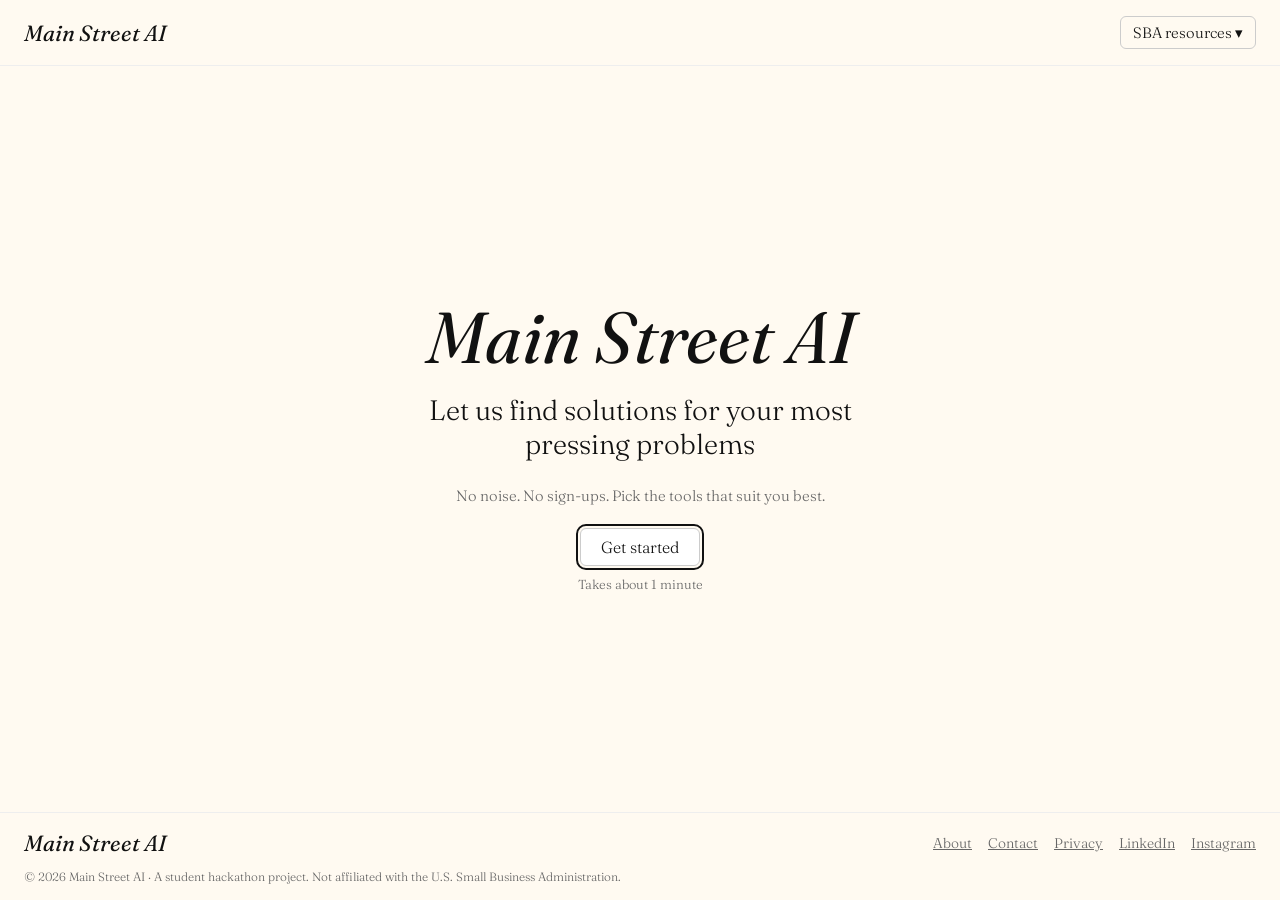
<file: index.html>
<!doctype html>
<html lang="en">
<head>
  <meta charset="utf-8">
  <meta name="viewport" content="width=device-width, initial-scale=1">
  <title>Main Street AI</title>
  <link rel="preconnect" href="https://fonts.googleapis.com">
  <link rel="preconnect" href="https://fonts.gstatic.com" crossorigin>
  <link rel="stylesheet" href="https://fonts.googleapis.com/css2?family=Fraunces:ital,opsz,wght@0,9..144,300;0,9..144,400;1,9..144,400&display=swap">
  <link rel="stylesheet" href="style.css">
</head>
<body>
  <header class="site-header">
    <a class="logo" href="index.html">Main Street AI</a>
    <details class="site-menu" id="siteMenu">
      <summary>SBA resources</summary>
      <nav class="site-menu-panel" aria-label="U.S. Small Business Administration resources">
        <p class="site-menu-note">Free help from the U.S. Small Business Administration (opens sba.gov)</p>
        <ul>
          <li><a href="https://www.sba.gov/local-assistance" target="_blank" rel="noopener">Find local help: mentors and advisors</a></li>
          <li><a href="https://www.sba.gov/local-assistance/resource-partners/small-business-development-centers-sbdc" target="_blank" rel="noopener">Small Business Development Centers</a></li>
          <li><a href="https://www.sba.gov/funding-programs/loans/microloans" target="_blank" rel="noopener">Microloans</a></li>
          <li><a href="https://www.sba.gov/sba-learning-platform" target="_blank" rel="noopener">Free online courses</a></li>
          <li><a href="https://www.sba.gov/business-guide" target="_blank" rel="noopener">Business guide</a></li>
          <li><a href="https://www.sba.gov/" target="_blank" rel="noopener">SBA.gov home</a></li>
        </ul>
      </nav>
    </details>
  </header>
  <main>
    <div class="progress" id="progress"></div>
    <p class="brand" id="brand" hidden>Main Street AI</p>
    <h1 class="question" id="question"></h1>
    <p class="intro-note" id="intro" hidden>No noise. No sign-ups. Pick the tools that suit you best.</p>
    <textarea id="answer" aria-labelledby="question"></textarea>
    <div class="review" id="review" hidden></div>
    <p class="nudge" id="nudge" role="status" hidden>You haven't answered anything yet, so we can't tell which tools fit. Press Find my tools again to continue anyway.</p>
    <div class="buttons">
      <button id="back">Back</button>
      <button id="next">Next</button>
    </div>
    <p class="eta" id="eta" hidden>Takes about 1 minute</p>
  </main>

  <footer class="site-footer">
    <a class="logo" href="index.html">Main Street AI</a>
    <nav class="footer-links" aria-label="Footer">
      <!-- Placeholder links -->
      <a href="#">About</a>
      <a href="#">Contact</a>
      <a href="#">Privacy</a>
      <a href="#">LinkedIn</a>
      <a href="#">Instagram</a>
    </nav>
    <p class="footer-note">© 2026 Main Street AI · A student hackathon project. Not affiliated with the U.S. Small Business Administration.</p>
  </footer>

  <script src="site.js"></script>

  <script src="questions.js"></script>
  <script>
    // Restore saved answers so "Edit" from the results page keeps them.
    let saved = [];
    try { saved = JSON.parse(localStorage.getItem("responses")) || []; } catch {} // unreadable data: start fresh
    const answers = QUESTIONS.map((_, i) => (saved[i] && typeof saved[i].answer === "string" ? saved[i].answer : ""));
    const MAX_CHARS = 1000; // matches the server's limit
    const INTRO = -1; // the welcome screen before question 1
    const REVIEW = QUESTIONS.length; // the step after the last question
    let current = location.hash === "#review" ? REVIEW : INTRO;
    history.replaceState(null, "", location.pathname); // drop #review so a reload starts fresh
    let nudged = false;

    const progressEl = document.getElementById("progress");
    const questionEl = document.getElementById("question");
    const answerEl = document.getElementById("answer");
    const reviewEl = document.getElementById("review");
    const nudgeEl = document.getElementById("nudge");
    const introEl = document.getElementById("intro");
    const buttonsEl = document.querySelector(".buttons");
    const backBtn = document.getElementById("back");
    const nextBtn = document.getElementById("next");

    function persist() {
      const responses = QUESTIONS.map((q, i) => ({ question: q.text, answer: answers[i] }));
      localStorage.setItem("responses", JSON.stringify(responses));
    }

    function renderReview() {
      reviewEl.innerHTML = "";
      QUESTIONS.forEach((q, i) => {
        const label = document.createElement("label");
        label.textContent = q.text;
        const field = document.createElement("textarea");
        field.rows = 1;
        field.value = answers[i];
        field.placeholder = q.example;
        field.maxLength = MAX_CHARS;
        field.addEventListener("input", () => {
          answers[i] = field.value;
          persist();
          fit(field);
        });
        label.append(field);
        reviewEl.append(label);
        fit(field); // measure once it's on the page
      });
    }

    // Grow the answer line to fit its text, so there's no fixed box or scrollbar.
    function fit(field) {
      field.style.height = "auto";
      field.style.height = field.scrollHeight + "px";
    }

    function render() {
      const onIntro = current === INTRO;
      const onReview = current === REVIEW;
      // Shows "1/3"; screen readers hear "Question 1 of 3".
      const shown = Object.assign(document.createElement("span"), { textContent: `${current + 1}/${QUESTIONS.length}` });
      shown.setAttribute("aria-hidden", "true");
      const spoken = Object.assign(document.createElement("span"), { className: "sr-only", textContent: `Question ${current + 1} of ${QUESTIONS.length}` });
      if (onReview || onIntro) progressEl.replaceChildren();
      else progressEl.replaceChildren(shown, spoken);
      questionEl.textContent = onIntro
        ? "Let us find solutions for your most pressing problems"
        : onReview ? "Does this look right?" : QUESTIONS[current].text;
      introEl.hidden = !onIntro;
      document.getElementById("brand").hidden = !onIntro;
      document.getElementById("eta").hidden = !onIntro;
      answerEl.hidden = onReview || onIntro;
      reviewEl.hidden = !onReview;
      nudgeEl.hidden = true;
      nudged = false;
      backBtn.hidden = onIntro;
      buttonsEl.classList.toggle("centered", onIntro);
      nextBtn.textContent = onIntro ? "Get started" : onReview ? "Find my tools" : "Next";
      if (onIntro) {
        nextBtn.focus();
      } else if (onReview) {
        renderReview();
        reviewEl.querySelector("textarea").focus(); // keep keyboard and screen-reader users in place
      } else {
        answerEl.placeholder = QUESTIONS[current].example;
        answerEl.value = answers[current];
        fit(answerEl);
        answerEl.focus();
      }
    }

    function saveCurrent() {
      if (current === INTRO) return; // nothing to save yet
      if (current < REVIEW) answers[current] = answerEl.value;
      persist();
    }

    function findTools() {
      if (answers.every((a) => !a.trim()) && !nudged) {
        nudged = true;
        nudgeEl.hidden = false;
        return;
      }
      localStorage.removeItem("results"); // force a fresh request on the results page
      window.location.href = "results.html";
    }

    function next() {
      saveCurrent();
      if (current === REVIEW) return findTools();
      current++;
      render();
    }

    function back() {
      saveCurrent();
      current--;
      render();
    }

    answerEl.maxLength = MAX_CHARS;
    answerEl.rows = 1;
    answerEl.addEventListener("input", () => fit(answerEl));
    // Re-measure once the web font has loaded and when the window changes width.
    const fitAll = () => document.querySelectorAll("textarea").forEach((f) => { if (!f.hidden && f.offsetParent) fit(f); });
    document.fonts.ready.then(fitAll);
    window.addEventListener("resize", fitAll);
    nextBtn.addEventListener("click", next);
    backBtn.addEventListener("click", back);
    answerEl.addEventListener("keydown", (e) => {
      // isComposing: Enter that confirms a Chinese/Japanese/Korean input word must not submit.
      if (e.key === "Enter" && !e.shiftKey && !e.isComposing) {
        e.preventDefault();
        next();
      }
    });

    render();
  </script>
</body>
</html>
</file>
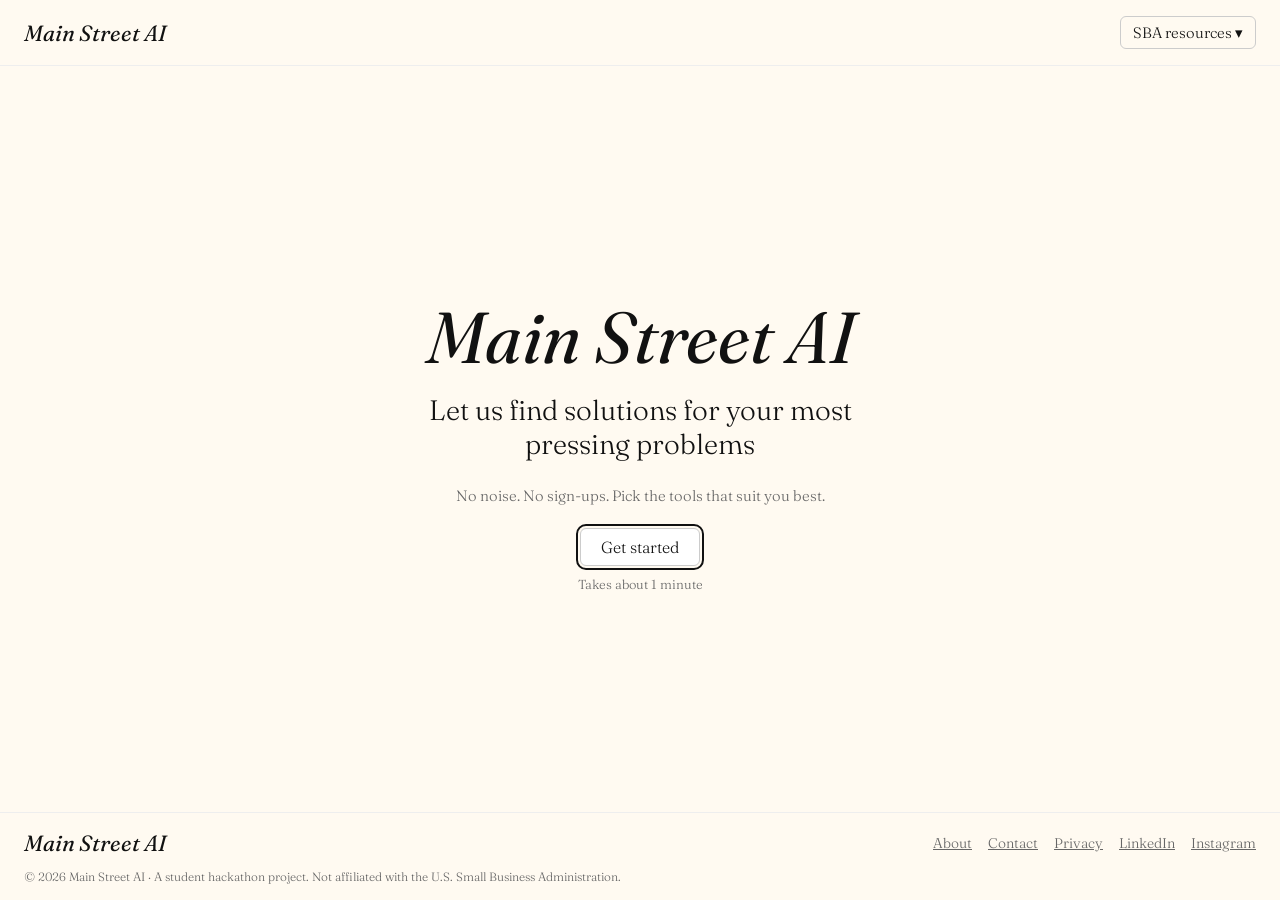
<file: results.html>
<!doctype html>
<html lang="en">
<head>
  <meta charset="utf-8">
  <meta name="viewport" content="width=device-width, initial-scale=1">
  <title>Your Tools · Main Street AI</title>
  <link rel="preconnect" href="https://fonts.googleapis.com">
  <link rel="preconnect" href="https://fonts.gstatic.com" crossorigin>
  <link rel="stylesheet" href="https://fonts.googleapis.com/css2?family=Fraunces:ital,opsz,wght@0,9..144,300;0,9..144,400;1,9..144,400&display=swap">
  <link rel="stylesheet" href="style.css">
</head>
<body>
  <header class="site-header">
    <a class="logo" href="index.html">Main Street AI</a>
    <details class="site-menu" id="siteMenu">
      <summary>SBA resources</summary>
      <nav class="site-menu-panel" aria-label="U.S. Small Business Administration resources">
        <p class="site-menu-note">Free help from the U.S. Small Business Administration (opens sba.gov)</p>
        <ul>
          <li><a href="https://www.sba.gov/local-assistance" target="_blank" rel="noopener">Find local help: mentors and advisors</a></li>
          <li><a href="https://www.sba.gov/local-assistance/resource-partners/small-business-development-centers-sbdc" target="_blank" rel="noopener">Small Business Development Centers</a></li>
          <li><a href="https://www.sba.gov/funding-programs/loans/microloans" target="_blank" rel="noopener">Microloans</a></li>
          <li><a href="https://www.sba.gov/sba-learning-platform" target="_blank" rel="noopener">Free online courses</a></li>
          <li><a href="https://www.sba.gov/business-guide" target="_blank" rel="noopener">Business guide</a></li>
          <li><a href="https://www.sba.gov/" target="_blank" rel="noopener">SBA.gov home</a></li>
        </ul>
      </nav>
    </details>
  </header>
  <main class="wide">
    <h1 class="sr-only">Recommended tools for your business</h1>
    <p class="status" id="loading" role="status">Finding tools that fit your business...</p>

    <div id="error" hidden>
      <p class="status" id="errorText" role="alert"></p>
      <div class="buttons centered"><button id="retry">Try again</button></div>
    </div>

    <div id="content" hidden>
      <section class="understood">
        <p class="label">Here's what we understood <a href="index.html#review" aria-label="Edit your answers">Edit</a></p>
        <dl id="understood"></dl>
      </section>

      <p class="status" id="empty" hidden></p>

      <!-- Left: scrollable list. Right: details of the chosen tool. -->
      <div class="browse" id="browse">
        <div class="list-pane">
          <div class="list-tools">
            <!-- Category filter: a dropdown of checkboxes (any mix), with select all / clear all. -->
            <details class="filter" id="filter">
              <summary id="filterLabel">Category: All</summary>
              <div class="filter-menu">
                <div class="filter-actions">
                  <button type="button" id="filterAll">Select all</button>
                  <button type="button" id="filterNone">Clear all</button>
                </div>
                <fieldset id="filterOptions"></fieldset>
              </div>
            </details>
            <label class="sort">Sort by
              <select id="sort">
                <option value="match">Best match</option>
                <option value="price-asc">Price: low to high</option>
                <option value="price-desc">Price: high to low</option>
              </select>
            </label>
          </div>
          <ul class="tool-list" id="list" aria-label="Recommended tools"></ul>
          <p class="list-count" id="listCount" hidden></p>
        </div>
        <section class="detail" id="detail" aria-live="polite"></section>
        <!-- Like a receipt: each selected tool, its price, and the monthly total. -->
        <aside class="receipt" id="picks" aria-labelledby="picksTitle">
          <h2 class="label" id="picksTitle">Your selection</h2>
          <div id="picksBody"></div>
        </aside>
      </div>

      <!-- Tools lined up to compare (separate from the cart), with the button that opens the table. -->
      <div class="compare-bar" id="compareBar" hidden></div>

      <section id="compare" hidden aria-labelledby="compareTitle">
        <h2 class="label" id="compareTitle">Compare</h2>
        <div class="table-wrap"><table id="compareTable"><caption class="sr-only">Side-by-side comparison of the tools you selected</caption></table></div>
      </section>
    </div>
  </main>

  <footer class="site-footer">
    <a class="logo" href="index.html">Main Street AI</a>
    <nav class="footer-links" aria-label="Footer">
      <!-- Placeholder links -->
      <a href="#">About</a>
      <a href="#">Contact</a>
      <a href="#">Privacy</a>
      <a href="#">LinkedIn</a>
      <a href="#">Instagram</a>
    </nav>
    <p class="footer-note">© 2026 Main Street AI · A student hackathon project. Not affiliated with the U.S. Small Business Administration.</p>
  </footer>

  <script src="site.js"></script>

  <script>
    const TIMEOUT_MS = 10000;
    const MAX_COMPARE = 3; // side-by-side columns; the cart itself has no limit
    const useSample = new URLSearchParams(location.search).has("sample");
    let responses = [];
    try { responses = JSON.parse(localStorage.getItem("responses")) || []; } catch {}
    // Never went through the questions (e.g. opened this page directly): start there instead.
    // Saved-but-empty answers still proceed, since the review step only nudges, it doesn't block.
    const neverAnswered = !useSample && (!Array.isArray(responses) || responses.length === 0);
    if (neverAnswered) location.replace("index.html");
    const $ = (id) => document.getElementById(id);
    let categories, checks, data;
    let current = null; // name of the tool shown on the right
    let sortBy = "match";
    let filterCats = new Set(); // categories currently shown in the list
    let showCompare = false; // the comparison table opens only on request
    const selected = new Set(); // the cart: tools they plan to use, with a running total
    const comparing = new Set(); // separate: tools to see side by side (no need to add to the cart)

    function el(tag, props = {}, ...children) {
      const node = Object.assign(document.createElement(tag), props);
      node.append(...children);
      return node;
    }
    const money = (n) => `$${Number.isInteger(n) ? n : n.toFixed(2)}`;
    // Prices are each tool's cheapest plan; owners choose the tier that fits them on the vendor's page.
    const price = (t) =>
      t.price_monthly === 0 ? "Free plan available"
        : t.price_monthly != null ? `Starting from ${money(t.price_monthly)}/month`
        : t.custom_pricing ? "Contact sales for pricing" : "Price not published";
    const labelOf = (id) => (categories.find((c) => c.id === id) || {}).label || id;
    // Each category gets its own pastel colour (see .tag-* in style.css).
    const tag = (rec) => el("span", { className: `tag tag-${rec.category}`, textContent: labelOf(rec.category) });
    // "4.5/5" on screen; screen readers hear "Match 4.5 out of 5".
    const matchBadge = (rec) => {
      const badge = el("span", { className: "match" },
        el("span", { textContent: `${rec.match}/5`, ariaHidden: "true" }),
        el("span", { className: "sr-only", textContent: `Match ${rec.match} out of 5` }));
      // 3/5 = yellow, blending to green at 5/5. Below 3: no colour (not red; low often just means over budget).
      if (rec.match >= 3) {
        const hue = 48 + (rec.match - 3) / 2 * (130 - 48);
        badge.classList.add("scored");
        badge.style.background = `hsl(${hue}, 65%, 86%)`;
      }
      return badge;
    };
    // ✓ / – on screen; "Yes" / "No" for screen readers.
    const mark = (yes) => [
      el("span", { textContent: yes ? "✓" : "–", ariaHidden: "true" }),
      el("span", { className: "sr-only", textContent: yes ? "Yes" : "No" }),
    ];

    function show(which) {
      for (const id of ["loading", "error", "content"]) $(id).hidden = id !== which;
    }

    async function getJson(url, options) {
      const res = await fetch(url, options);
      if (!res.ok) throw new Error(`HTTP ${res.status}`);
      return res.json();
    }

    async function load() {
      show("loading");
      try {
        [categories, checks] = await Promise.all(["categories", "checks"].map((f) => getJson(`data/${f}.json`)));
        const key = JSON.stringify(responses);
        let cached = null;
        try { cached = JSON.parse(localStorage.getItem("results")); } catch {}
        if (useSample) {
          data = await getJson("data/sample-response.json");
        } else if (cached && cached.key === key) {
          data = cached.data; // reloading the page doesn't spend another API call
        } else {
          data = await getJson("api/recommend", {
            method: "POST",
            headers: { "Content-Type": "application/json" },
            body: JSON.stringify({ responses }),
            signal: AbortSignal.timeout(TIMEOUT_MS),
          });
          localStorage.setItem("results", JSON.stringify({ key, data }));
        }
        show("content"); // visible first, so the list can measure its rows
        render();
      } catch (err) {
        $("errorText").textContent =
          err.name === "TimeoutError"
            ? "This is taking longer than it should. Please try again."
            : err.message === "HTTP 429"
              ? "Too many requests in a short time. Wait a minute, then try again."
              : "Something went wrong finding your tools. Please try again.";
        show("error");
      }
    }

    function render() {
      const { profile, recommendations } = data;
      const first = responses[0] && responses[0].answer;
      const name = (typeof first === "string" && first.trim()) || "";
      const business = [name, profile.business_type && `(${profile.business_type})`].filter(Boolean).join(" ");
      const problemLabels = profile.problems.map(labelOf);

      $("understood").replaceChildren(
        el("dt", { textContent: "Business" }), el("dd", { textContent: business || "Not given" }),
        el("dt", { textContent: "Problems" }), el("dd", { textContent: problemLabels.join("; ") || "Nothing we could match yet" }),
        el("dt", { textContent: "Budget" }), el("dd", { textContent: profile.budget == null ? "No limit given" : `$${profile.budget}/month` }),
      );

      const none = recommendations.length === 0;
      $("browse").hidden = none;
      $("empty").hidden = !none;
      if (none) {
        $("compare").hidden = true;
        const covered = categories.map((c) => c.label.toLowerCase()).join(", ");
        // Understood the problem but have no tools for it, vs. didn't recognise a problem at all.
        $("empty").textContent = problemLabels.length
          ? `We understood your challenge (${problemLabels.join(", ").toLowerCase()}), but we don't have tools for it in our catalog yet.`
          : `We couldn't match your answers to a problem we cover yet (${covered}). Try editing your answers to say more about your biggest challenge.`;
        return;
      }
      buildFilter();
      update();
    }

    // The list after the category filter and sort. "Best match" keeps the API's order.
    // Price sorts put tools without a listed price last, in both directions.
    function visible() {
      const list = data.recommendations.filter((r) => filterCats.has(r.category));
      if (sortBy === "match") return list;
      const dir = sortBy === "price-asc" ? 1 : -1;
      return [...list].sort((a, b) => {
        if (a.price_monthly == null || b.price_monthly == null) return (a.price_monthly == null) - (b.price_monthly == null);
        return dir * (a.price_monthly - b.price_monthly);
      });
    }

    // Redraw everything that depends on the filter, the open tool and the selection.
    function update() {
      const shown = visible();
      if (!shown.some((r) => r.name === current)) current = shown.length ? shown[0].name : null;
      syncFilter();
      renderList(shown);
      renderDetail();
      renderPicks();
      renderCompareBar();
      renderCompare();
    }

    // Category filter: only the owner's own categories (with counts), and only when there's more than one.
    const allCats = () => [...new Set(data.recommendations.map((r) => r.category))];
    function buildFilter() {
      const cats = allCats();
      filterCats = new Set(cats);
      $("filter").hidden = cats.length < 2;
      $("filterOptions").replaceChildren(
        el("legend", { className: "sr-only", textContent: "Show tools for these categories" }),
        ...cats.map((c) => {
          const box = el("input", { type: "checkbox", value: c });
          box.addEventListener("change", () => {
            box.checked ? filterCats.add(c) : filterCats.delete(c);
            update();
          });
          const n = data.recommendations.filter((r) => r.category === c).length;
          return el("label", {}, box, `${labelOf(c)} (${n})`);
        }));
    }

    // Keep the checkboxes and the dropdown's label in step with the current filter.
    function syncFilter() {
      $("filterOptions").querySelectorAll("input").forEach((box) => { box.checked = filterCats.has(box.value); });
      const n = filterCats.size;
      $("filterLabel").textContent = `Category: ${
        n === allCats().length ? "All" : n === 0 ? "None" : n === 1 ? labelOf([...filterCats][0]) : `${n} selected`}`;
    }

    $("filterAll").addEventListener("click", () => { filterCats = new Set(allCats()); update(); });
    $("filterNone").addEventListener("click", () => { filterCats = new Set(); update(); });
    // Close the dropdown on a click outside it, or with Escape.
    document.addEventListener("click", (e) => { if (!$("filter").contains(e.target)) $("filter").open = false; });
    $("filter").addEventListener("keydown", (e) => {
      if (e.key === "Escape" && $("filter").open) { $("filter").open = false; $("filterLabel").focus(); }
    });

    function renderList(shown) {
      const scrolled = $("list").scrollTop; // redrawing must not jump the list back to the top
      if (!shown.length) {
        $("list").replaceChildren(el("li", { className: "list-empty", textContent: "No categories selected. Choose at least one in Category." }));
        limitList();
        return;
      }
      $("list").replaceChildren(...shown.map((rec) => {
        const marks = [selected.has(rec.name) && "✓ Selected", comparing.has(rec.name) && "⇄ Comparing"].filter(Boolean).join(" · ");
        const row = el("button", { className: "tool-row" + (rec.name === current ? " active" : "") },
          el("span", { className: "row-top" }, tag(rec), marks ? el("span", { className: "picked", textContent: marks }) : ""),
          el("span", { className: "row-head" }, el("span", { className: "row-name", textContent: rec.name }), matchBadge(rec)),
          el("span", { className: "row-price", textContent: price(rec) }));
        row.setAttribute("aria-current", rec.name === current ? "true" : "false");
        row.addEventListener("click", () => {
          current = rec.name;
          update();
          // On phones the details sit below the list, so bring them into view.
          if (matchMedia("(max-width: 760px)").matches) $("detail").scrollIntoView({ behavior: "smooth", block: "start" });
        });
        return el("li", {}, row);
      }));
      limitList();
      $("list").scrollTop = scrolled;
    }

    // Show 5 tools at a time; the rest scroll inside the list instead of stretching the page.
    const VISIBLE_ROWS = 5;
    function limitList() {
      const list = $("list");
      const rows = list.children;
      list.style.maxHeight = "";
      $("listCount").hidden = rows.length <= VISIBLE_ROWS;
      if (rows.length <= VISIBLE_ROWS) return;
      list.style.maxHeight = `${rows[VISIBLE_ROWS - 1].getBoundingClientRect().bottom - list.getBoundingClientRect().top}px`;
      $("listCount").textContent = `${rows.length} tools · scroll the list for more`;
    }
    window.addEventListener("resize", () => { if (data) limitList(); });
    document.fonts.ready.then(() => { if (data) limitList(); });

    function renderDetail() {
      const rec = data.recommendations.find((r) => r.name === current);
      if (!rec) {
        $("detail").replaceChildren(el("p", { className: "receipt-empty", textContent: "Pick a category to see tool details here." }));
        return;
      }
      const isPicked = selected.has(rec.name);
      const pick = el("button", { className: "pick-btn" + (isPicked ? " on" : ""),
        textContent: isPicked ? "✓ In my selection (remove)" : "Add to my selection" });
      pick.addEventListener("click", () => {
        isPicked ? selected.delete(rec.name) : selected.add(rec.name);
        update();
      });

      const isComparing = comparing.has(rec.name);
      const full = !isComparing && comparing.size >= MAX_COMPARE;
      const cmp = el("button", { className: "compare-btn" + (isComparing ? " on" : ""), disabled: full,
        textContent: isComparing ? "⇄ Comparing (remove)" : full ? `Compare up to ${MAX_COMPARE}` : "Add to compare" });
      cmp.addEventListener("click", () => {
        isComparing ? comparing.delete(rec.name) : comparing.add(rec.name);
        update();
      });

      $("detail").replaceChildren(
        el("div", { className: "tags" }, el("span", { className: "sr-only", textContent: "Helps with: " }), tag(rec)),
        el("div", { className: "detail-head" }, el("h2", { textContent: rec.name }), matchBadge(rec)),
        el("p", { className: "detail-price", textContent: price(rec) }),
        rec.price_note ? el("p", { className: "meta", textContent: rec.price_note }) : "",
        el("p", { className: "meta", textContent: "Cheapest plan shown. Bigger plans cost more; check the pricing page for the one that fits you." }),
        summaryBlock(rec.summary),
        el("h3", { className: "label", textContent: "Why it fits" }),
        el("ul", { className: "reasons" }, ...rec.reasons.map((r) => el("li", { textContent: r }))),
        el("h3", { className: "label", textContent: "Small-business checks" }),
        el("ul", { className: "checks" }, ...Object.entries(checks).map(([key, desc]) =>
          el("li", { className: rec.features[key] ? "yes" : "no" }, el("span", { className: "mark" }, ...mark(rec.features[key])), " ", desc))),
        el("div", { className: "detail-actions" },
          pick,
          cmp,
          el("a", { href: rec.source_url, target: "_blank", rel: "noopener", textContent: "View pricing source", ariaLabel: `${rec.name} pricing source (opens in a new tab)` })),
        el("p", { className: "meta", textContent: `Last verified ${rec.last_verified}` }),
      );
    }

    // Long summaries show 4 lines with "Read more", so one wordy tool doesn't stretch all three panels.
    function summaryBlock(text) {
      const p = el("p", { className: "summary clamped", id: "summaryText", textContent: text });
      const more = el("button", { type: "button", className: "read-more", textContent: "Read more", hidden: true });
      more.setAttribute("aria-controls", "summaryText");
      more.setAttribute("aria-expanded", "false");
      more.addEventListener("click", () => {
        const open = p.classList.toggle("clamped") === false;
        more.textContent = open ? "Show less" : "Read more";
        more.setAttribute("aria-expanded", String(open));
      });
      // Only offer the button when the text is actually cut off.
      requestAnimationFrame(() => { more.hidden = p.scrollHeight <= p.clientHeight + 1; });
      return el("div", { className: "summary-wrap" }, p, more);
    }

    // Running total of the tools they picked. Unpublished prices are named, never guessed.
    function renderPicks() {
      const tools = data.recommendations.filter((r) => selected.has(r.name));
      if (!tools.length) {
        $("picksBody").replaceChildren(el("p", { className: "receipt-empty", textContent: "Nothing selected yet. Add tools to see your monthly total." }));
        return;
      }
      const priced = tools.filter((t) => t.price_monthly != null);
      const total = priced.reduce((sum, t) => sum + t.price_monthly, 0);
      const unpriced = tools.length - priced.length;

      const line = (t) => {
        const remove = el("button", { className: "receipt-remove", textContent: "×", ariaLabel: `Remove ${t.name}` });
        remove.addEventListener("click", () => { selected.delete(t.name); update(); });
        const open = el("button", { className: "receipt-name", textContent: t.name });
        open.addEventListener("click", () => { current = t.name; filterCats.add(t.category); update(); });
        return el("li", {}, open,
          el("span", { className: "receipt-price", textContent: t.price_monthly === 0 ? "Free" : t.price_monthly != null ? `from ${money(t.price_monthly)}` : "—" }),
          remove);
      };

      $("picksBody").replaceChildren(
        el("ul", { className: "receipt-lines" }, ...tools.map(line)),
        el("p", { className: "receipt-total", role: "status" },
          el("span", { textContent: "Total" }),
          el("span", { textContent: priced.length ? `from ${money(total)}/month` : "—" })),
        unpriced ? el("p", { className: "receipt-note", textContent: `+ ${unpriced} without a listed price (contact the vendor)` }) : "",
      );
    }

    // Compare bar: which tools are lined up to compare; the table opens only when they ask.
    function renderCompareBar() {
      const tools = data.recommendations.filter((r) => comparing.has(r.name));
      $("compareBar").hidden = tools.length === 0;
      if (!tools.length) return;
      const toggle = el("button", { type: "button", className: "compare-toggle", disabled: tools.length < 2,
        textContent: tools.length < 2 ? "Add one more to compare" : showCompare ? "Hide comparison" : `Compare ${tools.length} side by side` });
      toggle.setAttribute("aria-expanded", String(showCompare));
      toggle.setAttribute("aria-controls", "compare");
      toggle.addEventListener("click", () => {
        showCompare = !showCompare;
        update();
        if (showCompare) $("compare").scrollIntoView({ behavior: "smooth", block: "start" });
      });
      const clear = el("button", { type: "button", textContent: "Clear" });
      clear.addEventListener("click", () => { comparing.clear(); update(); });
      $("compareBar").replaceChildren(
        el("span", { className: "compare-names", textContent: `Comparing (${tools.length} of ${MAX_COMPARE}): ${tools.map((t) => t.name).join(", ")}` }),
        el("span", { className: "compare-actions" }, toggle, clear));
    }

    function renderCompare() {
      const tools = data.recommendations.filter((r) => comparing.has(r.name));
      if (tools.length < 2) showCompare = false; // nothing left to compare
      $("compare").hidden = !showCompare;
      if (!showCompare) return;

      const row = (label, cells) =>
        el("tr", {}, el("th", { scope: "row", textContent: label }), ...cells.map((c) => el("td", {}, ...[].concat(c))));
      const names = el("tr", { className: "names" },
        el("td"), ...tools.map((t) => el("th", { scope: "col", textContent: t.name })));
      const rows = [
        names,
        row("Price", tools.map(price)),
        row("Helps with", tools.map((t) => labelOf(t.category))),
        el("tr", { className: "group" }, el("th", { colSpan: tools.length + 1, textContent: "Small-business checks" })),
        ...Object.entries(checks).map(([key, desc]) => row(desc, tools.map((t) => mark(t.features[key])))),
        row("Last verified", tools.map((t) => t.last_verified)),
      ];
      $("compareTable").replaceChildren($("compareTable").querySelector("caption"), ...rows);
    }

    $("sort").addEventListener("change", (e) => { sortBy = e.target.value; update(); });
    $("retry").addEventListener("click", load);
    if (!neverAnswered) load();
  </script>
</body>
</html>
</file>
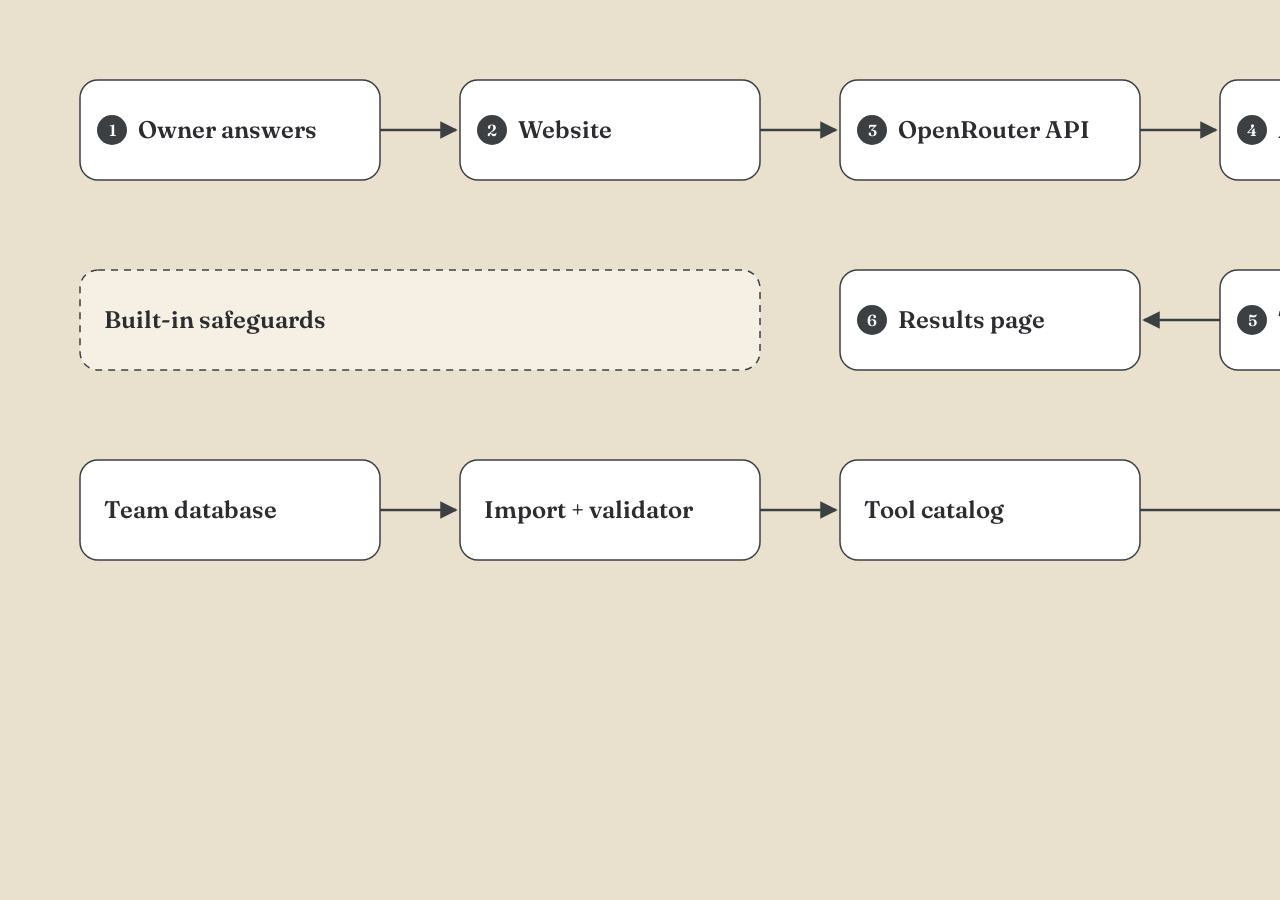
<file: docs/architecture-diagram.html>
<!doctype html>
<!-- Source for docs/architecture-diagram.png. Edit the labels here, then screenshot at 2x (1600x620). -->
<html><head><meta charset="utf-8">
<link rel="stylesheet" href="https://fonts.googleapis.com/css2?family=Fraunces:opsz,wght@9..144,600&display=swap">
<style>
  html, body { margin: 0; background: #EAE0CE; }
  svg { display: block; font-family: "Fraunces", Georgia, serif; }
  .box { fill: #fff; stroke: #3c4043; stroke-width: 1.5; }
  .note { fill: #f6f0e4; stroke: #3c4043; stroke-width: 1.5; stroke-dasharray: 7 6; }
  .t { font-size: 24px; fill: #2b2d30; font-weight: 600; }
  .arrow { stroke: #3c4043; stroke-width: 2.5; fill: none; marker-end: url(#head); }
  .num { fill: #3c4043; }
  .numt { fill: #fff; font-size: 16px; font-weight: 600; text-anchor: middle; }
</style></head><body>
<svg width="1600" height="620" viewBox="0 0 1600 620" xmlns="http://www.w3.org/2000/svg">
  <defs>
    <marker id="head" viewBox="0 0 10 10" refX="9" refY="5" markerWidth="7" markerHeight="7" orient="auto-start-reverse">
      <path d="M0,0 L10,5 L0,10 z" fill="#3c4043"/>
    </marker>
  </defs>

  <!-- Row 1: an owner's search -->
  <rect class="box" x="80" y="80" width="300" height="100" rx="18"/>
  <circle class="num" cx="112" cy="130" r="15"/><text class="numt" x="112" y="136">1</text>
  <text class="t" x="138" y="138">Owner answers</text>

  <rect class="box" x="460" y="80" width="300" height="100" rx="18"/>
  <circle class="num" cx="492" cy="130" r="15"/><text class="numt" x="492" y="136">2</text>
  <text class="t" x="518" y="138">Website</text>

  <rect class="box" x="840" y="80" width="300" height="100" rx="18"/>
  <circle class="num" cx="872" cy="130" r="15"/><text class="numt" x="872" y="136">3</text>
  <text class="t" x="898" y="138">OpenRouter API</text>

  <rect class="box" x="1220" y="80" width="300" height="100" rx="18"/>
  <circle class="num" cx="1252" cy="130" r="15"/><text class="numt" x="1252" y="136">4</text>
  <text class="t" x="1278" y="138">AI reads answers</text>

  <path class="arrow" d="M380,130 L456,130"/>
  <path class="arrow" d="M760,130 L836,130"/>
  <path class="arrow" d="M1140,130 L1216,130"/>
  <path class="arrow" d="M1370,180 L1370,266"/>

  <!-- Row 2 -->
  <rect class="note" x="80" y="270" width="680" height="100" rx="18"/>
  <text class="t" x="104" y="328">Built-in safeguards</text>

  <rect class="box" x="840" y="270" width="300" height="100" rx="18"/>
  <circle class="num" cx="872" cy="320" r="15"/><text class="numt" x="872" y="326">6</text>
  <text class="t" x="898" y="328">Results page</text>

  <rect class="box" x="1220" y="270" width="300" height="100" rx="18"/>
  <circle class="num" cx="1252" cy="320" r="15"/><text class="numt" x="1252" y="326">5</text>
  <text class="t" x="1278" y="328">Transparent score</text>

  <path class="arrow" d="M1220,320 L1144,320"/>

  <!-- Row 3: how tools get into the catalog -->
  <rect class="box" x="80" y="460" width="300" height="100" rx="18"/>
  <text class="t" x="104" y="518">Team database</text>

  <rect class="box" x="460" y="460" width="300" height="100" rx="18"/>
  <text class="t" x="484" y="518">Import + validator</text>

  <rect class="box" x="840" y="460" width="300" height="100" rx="18"/>
  <text class="t" x="864" y="518">Tool catalog</text>

  <path class="arrow" d="M380,510 L456,510"/>
  <path class="arrow" d="M760,510 L836,510"/>
  <path class="arrow" d="M1140,510 L1370,510 L1370,374"/>
</svg>
</body></html>
</file>
<file: style.css>
/* Page: header on top, footer at the bottom, content centred in between. */
body {
  margin: 0;
  min-height: 100vh;
  display: flex;
  flex-direction: column;
  background: #fffaf1; /* warm cream page; cards on the results page stay white */
  color: #111;
  font-family: "Fraunces", Georgia, serif;
  font-weight: 300;
}

main {
  box-sizing: border-box;
  width: 100%;
  max-width: 560px;
  margin: auto; /* centres the questions between header and footer */
  padding: 0 16px;
  text-align: center;
}

.progress {
  color: #666;
  font-size: 14px;
  margin-bottom: 12px;
}

.question {
  font-size: 28px;
  font-weight: inherit;
  margin: 0 0 24px;
}

/* Hidden visually, still read by screen readers. */
.sr-only {
  position: absolute;
  width: 1px;
  height: 1px;
  padding: 0;
  margin: -1px;
  overflow: hidden;
  clip: rect(0, 0, 0, 0);
  white-space: nowrap;
  border: 0;
}

/* Anything marked hidden stays hidden, even if a rule below sets display. */
[hidden] {
  display: none !important;
}

/* Answer field: a single line to write on, not a box. Grows with the text (see index.html). */
textarea {
  display: block;
  width: 100%;
  box-sizing: border-box;
  padding: 8px 0;
  font: inherit;
  font-size: 20px;
  line-height: 1.4;
  color: #111;
  background: transparent;
  border: none;
  border-bottom: 1px solid #8f8f8f; /* 3:1 against white, so the line is visible */
  border-radius: 0;
  resize: none;
  overflow: hidden;
}

textarea::placeholder {
  color: #6f6f6f; /* lightest grey that still passes contrast on the cream background */
}

/* Focus: the line darkens and thickens (no box outline, no layout shift). */
textarea:focus {
  outline: none;
  border-bottom-color: #111;
  box-shadow: 0 1px 0 #111;
}

/* Clear focus ring for keyboard users on buttons, links and checkboxes. */
button:focus-visible,
a:focus-visible,
input:focus-visible {
  outline: 2px solid #111;
  outline-offset: 2px;
}

.buttons {
  display: flex;
  justify-content: space-between;
  margin-top: 12px;
}

button {
  padding: 8px 20px;
  font: inherit;
  color: #111;
  background: #fff;
  border: 1px solid #ccc;
  border-radius: 6px;
  cursor: pointer;
}

button:hover {
  border-color: #666;
}

#next {
  margin-left: auto;
}

.buttons.centered #next {
  margin-left: 0;
}

/* Intro screen */
.brand {
  font-style: italic;
  font-weight: 400;
  font-size: clamp(44px, 11vw, 72px); /* big on desktop, still fits a phone */
  line-height: 1.1;
  margin: 0 0 16px;
}

.intro-note {
  color: #666;
  font-size: 15px;
  line-height: 1.5;
  margin: 0 0 20px;
}

.eta {
  color: #666;
  font-size: 13px;
  margin: 10px 0 0;
}

/* Review step */
.review {
  text-align: left;
}

.review label {
  display: block;
  color: #666;
  font-size: 14px;
  margin-bottom: 16px;
}

.review textarea {
  margin-top: 2px;
  font-size: 17px;
}

.nudge {
  color: #666;
  font-size: 14px;
}

/* Results page */
main.wide {
  max-width: 1280px;
  margin: 0 auto;
  padding: 32px 16px 48px;
  text-align: left;
}

a {
  color: #111;
}

.status {
  color: #555;
  text-align: center;
  font-size: 18px;
}

.buttons.centered {
  justify-content: center;
}

.label {
  color: #666;
  font-size: 14px;
  font-weight: inherit;
  margin: 0 0 8px;
}

.label a {
  color: #666;
  margin-left: 8px;
}

.understood dl {
  display: grid;
  grid-template-columns: max-content 1fr;
  gap: 4px 16px;
  margin: 0 0 32px;
}

.understood dt {
  color: #666;
}

.understood dd {
  margin: 0;
  overflow-wrap: anywhere; /* long unbroken names must not overflow on phones */
}

.tags {
  display: flex;
  flex-wrap: wrap;
  gap: 6px;
  margin-bottom: 8px;
}

.tag {
  display: inline-flex;
  align-items: center;
  gap: 6px;
  font-size: 12px;
  color: #444;
  background: #f1f1f1;
  border-radius: 999px;
  padding: 2px 10px;
}

/* A small shape before each category label (decorative, so screen readers skip it). */
.tag::before {
  content: "";
  flex: none;
  width: 9px;
  height: 9px;
  background: #444;
}

.tag-money_bookkeeping::before { border-radius: 50%; }                                          /* ● coin */
.tag-staff_hiring::before { clip-path: polygon(50% 0, 100% 50%, 50% 100%, 0 50%); }            /* ◆ */
.tag-marketing_customers::before { clip-path: polygon(50% 0, 100% 100%, 0 100%); }             /* ▲ growth */
.tag-daily_operations::before { clip-path: polygon(25% 0, 75% 0, 100% 50%, 75% 100%, 25% 100%, 0 50%); } /* ⬢ nut */
.tag-legal_paperwork::before { border-radius: 1px; }                                            /* ■ page */

/* Your selection, styled like a receipt: line items, dashed rule, total. */
.receipt {
  font-size: 15px;
}

.receipt .label {
  margin-bottom: 12px;
}

.receipt-empty {
  color: #666;
  margin: 0;
}

.receipt-lines {
  list-style: none;
  margin: 0;
  padding: 0 0 10px;
  border-bottom: 1px dashed #8f8f8f;
}

.receipt-lines li {
  display: flex;
  align-items: baseline;
  gap: 8px;
  padding: 6px 0;
}

.receipt-name {
  flex: 1;
  padding: 0;
  text-align: left;
  background: none;
  border: none;
  text-decoration: underline;
  text-decoration-color: #ccc;
  text-underline-offset: 3px;
}

.receipt-price {
  white-space: nowrap;
}

.receipt-remove {
  padding: 0 6px;
  color: #666;
  font-size: 18px;
  line-height: 1;
  background: none;
  border: none;
}

.receipt-remove:hover {
  color: #111;
}

.receipt-total {
  display: flex;
  justify-content: space-between;
  margin: 10px 0 4px;
  font-size: 18px;
  font-weight: 400;
}

.receipt-note {
  color: #666;
  font-size: 13px;
  margin: 4px 0 0;
}

/* Compare bar: separate from the cart; sits between the panels and the table. */
.compare-bar {
  display: flex;
  flex-wrap: wrap;
  align-items: center;
  justify-content: space-between;
  gap: 12px;
  margin-top: 24px;
  padding: 14px 20px;
  background: #fff;
  border: 1px solid #ddd;
  border-radius: 8px;
  font-size: 15px;
}

.compare-actions {
  display: flex;
  gap: 8px;
}

.compare-actions button {
  padding: 6px 14px;
  font-size: 14px;
}

.compare-btn.on {
  background: #f4efe6;
  border-color: #111;
}

/* The comparison table sits on a white card like the panels. */
#compare {
  padding: 20px;
  background: #fff;
  border: 1px solid #ddd;
  border-radius: 8px;
}

/* List | details | selection. Narrower screens: selection moves above (see bottom). */
.browse {
  display: grid;
  grid-template-columns: repeat(3, minmax(0, 1fr)); /* three equal panels */
  gap: 24px;
  align-items: stretch; /* and equal heights */
}

/* The three panels share one look: bordered box, same padding. */
.list-pane,
.detail,
.receipt {
  box-sizing: border-box;
  padding: 20px;
  background: #fff;
  border: 1px solid #ddd;
  border-radius: 8px;
}

.list-pane {
  display: flex;
  flex-direction: column;
}

.list-count {
  color: #666;
  font-size: 13px;
  margin: 10px 0 0;
}

/* Category filter + sort, above the list. */
.list-tools {
  display: flex;
  flex-wrap: wrap;
  align-items: center;
  gap: 10px;
  margin-bottom: 12px;
}

/* Category dropdown: a <details> that opens a small menu of checkboxes. */
.filter {
  position: relative;
}

.filter summary {
  list-style: none;
  padding: 4px 10px;
  font-size: 13px;
  border: 1px solid #8f8f8f;
  border-radius: 6px;
  cursor: pointer;
}

.filter summary::-webkit-details-marker {
  display: none;
}

.filter summary::after {
  content: " ▾";
}

.filter summary:focus-visible {
  outline: 2px solid #111;
  outline-offset: 2px;
}

.filter-menu {
  position: absolute;
  z-index: 5;
  top: calc(100% + 6px);
  left: 0;
  min-width: 240px;
  padding: 12px;
  background: #fff;
  border: 1px solid #ddd;
  border-radius: 8px;
  box-shadow: 0 6px 20px rgba(0, 0, 0, 0.08);
}

.filter-actions {
  display: flex;
  gap: 8px;
  margin-bottom: 8px;
}

.filter-actions button {
  padding: 2px 10px;
  font-size: 13px;
}

.filter fieldset {
  margin: 0;
  padding: 0;
  border: none;
}

.filter label {
  display: flex;
  align-items: center;
  gap: 8px;
  padding: 5px 0;
  font-size: 14px;
  cursor: pointer;
}

.list-empty {
  padding: 16px 20px;
  color: #666;
}

.sort {
  color: #666;
  font-size: 13px;
}

.sort select {
  margin-left: 6px;
  padding: 4px 6px;
  font: inherit;
  color: #111;
  background: #fff;
  border: 1px solid #8f8f8f;
  border-radius: 6px;
}

/* Height is capped at 5 rows by the page script; the rest scrolls. */
.tool-list {
  list-style: none;
  margin: 0 -20px; /* rows run edge to edge inside the panel */
  padding: 0;
  overflow-y: auto;
  border-top: 1px solid #eee;
  border-bottom: 1px solid #eee;
}

.tool-row {
  display: block;
  width: 100%;
  text-align: left;
  padding: 14px 20px;
  border: none;
  border-bottom: 1px solid #eee;
  border-radius: 0;
  background: #fff;
}

.tool-list li:last-child .tool-row {
  border-bottom: none;
}

.tool-row:hover {
  background: #fafafa;
}

/* The tool currently shown on the right. */
.tool-row.active {
  background: #f4f4f4;
  box-shadow: inset 3px 0 0 #111;
}

.row-top,
.row-head {
  display: flex;
  justify-content: space-between;
  align-items: baseline;
  gap: 8px;
}

.row-top {
  margin-bottom: 6px;
}

.picked {
  font-size: 12px;
}

.row-name {
  font-size: 18px;
  font-weight: 400;
}

.row-price {
  display: block;
  margin-top: 2px;
  color: #666;
  font-size: 14px;
}

.detail {
  min-width: 0;
}

.detail-head {
  display: flex;
  justify-content: space-between;
  align-items: baseline;
  gap: 12px;
}

.detail h2 {
  font-size: 28px;
  font-weight: 400;
  margin: 0;
}

.detail h3.label {
  margin-top: 20px;
}

.detail-price {
  font-size: 20px;
  margin: 8px 0 4px;
}

.summary-wrap {
  margin: 16px 0;
}

.summary {
  font-size: 17px;
  line-height: 1.5;
  margin: 0;
}

/* First 4 lines only, until "Read more". */
.summary.clamped {
  display: -webkit-box;
  -webkit-box-orient: vertical;
  -webkit-line-clamp: 4;
  line-clamp: 4;
  overflow: hidden;
}

.read-more {
  margin-top: 4px;
  padding: 0;
  font-size: 14px;
  color: #444;
  background: none;
  border: none;
  text-decoration: underline;
}

.match {
  font-size: 20px;
  white-space: nowrap;
}

/* Scores of 3+ get a soft yellow-to-green pill (colour set in results.html). */
.match.scored {
  padding: 1px 10px;
  color: #111;
  border-radius: 999px;
}

.meta {
  color: #666;
  font-size: 14px;
  margin: 4px 0;
}

.reasons {
  color: #555;
  padding-left: 20px;
  margin: 0;
}

.checks {
  list-style: none;
  padding: 0;
  margin: 0;
}

.checks li {
  padding: 3px 0;
}

.checks li.no {
  color: #666;
}

.checks .mark {
  display: inline-block;
  width: 1.2em;
}

.detail-actions {
  display: flex;
  flex-wrap: wrap;
  align-items: center;
  gap: 16px;
  margin: 24px 0 8px;
}

.pick-btn.on {
  color: #fff;
  background: #111;
  border-color: #111;
}

button:disabled {
  opacity: 0.6;
  cursor: default;
}

#compare {
  margin-top: 32px;
}

.table-wrap {
  overflow-x: auto;
}

table {
  width: 100%;
  border-collapse: collapse;
  font-size: 14px;
}

th,
td {
  text-align: left;
  font-weight: 300;
  padding: 8px;
  border-bottom: 1px solid #eee;
}

td {
  text-align: center;
}

tr.names th {
  font-weight: 400;
  text-align: center;
}

tr.group th {
  color: #666;
  padding-top: 20px;
}

/* Mid-size windows: not enough room for three columns, so the selection sits above. */
@media (max-width: 1100px) {
  .browse {
    grid-template-columns: repeat(2, minmax(0, 1fr));
  }

  .receipt {
    grid-column: 1 / -1;
    order: -1;
  }
}

/* Phones and narrow windows: list on top, details below it. */
@media (max-width: 760px) {
  .browse {
    grid-template-columns: 1fr;
  }
}

/* ---------- Site header and footer (both pages) ---------- */
.site-header,
.site-footer {
  box-sizing: border-box;
  width: 100%;
  padding: 16px 24px;
}

.site-header {
  display: flex;
  justify-content: space-between;
  align-items: center;
  border-bottom: 1px solid #eee;
}

.logo {
  color: #111;
  font-size: 22px;
  font-style: italic;
  font-weight: 400;
  text-decoration: none;
}

/* SBA resources menu, top right. */
.site-menu {
  position: relative;
}

.site-menu summary {
  list-style: none;
  padding: 6px 12px;
  font-size: 15px;
  border: 1px solid #ccc;
  border-radius: 6px;
  cursor: pointer;
}

.site-menu summary::-webkit-details-marker {
  display: none;
}

.site-menu summary::after {
  content: " ▾";
}

.site-menu summary:focus-visible {
  outline: 2px solid #111;
  outline-offset: 2px;
}

.site-menu-panel {
  position: absolute;
  z-index: 10;
  top: calc(100% + 8px);
  right: 0;
  width: min(300px, calc(100vw - 32px));
  padding: 16px;
  background: #fff;
  border: 1px solid #ddd;
  border-radius: 8px;
  box-shadow: 0 6px 20px rgba(0, 0, 0, 0.08);
  text-align: left;
}

.site-menu-note {
  margin: 0 0 8px;
  color: #666;
  font-size: 13px;
}

.site-menu-panel ul {
  list-style: none;
  margin: 0;
  padding: 0;
}

.site-menu-panel a {
  display: block;
  padding: 6px 0;
  font-size: 15px;
}

.site-footer {
  display: flex;
  flex-wrap: wrap;
  align-items: center;
  justify-content: space-between;
  gap: 12px 24px;
  border-top: 1px solid #eee;
  color: #666;
  font-size: 14px;
}

.footer-links {
  display: flex;
  flex-wrap: wrap;
  gap: 16px;
}

.footer-links a {
  color: #666;
}

.footer-note {
  width: 100%;
  margin: 0;
  font-size: 12px;
}
</file>
